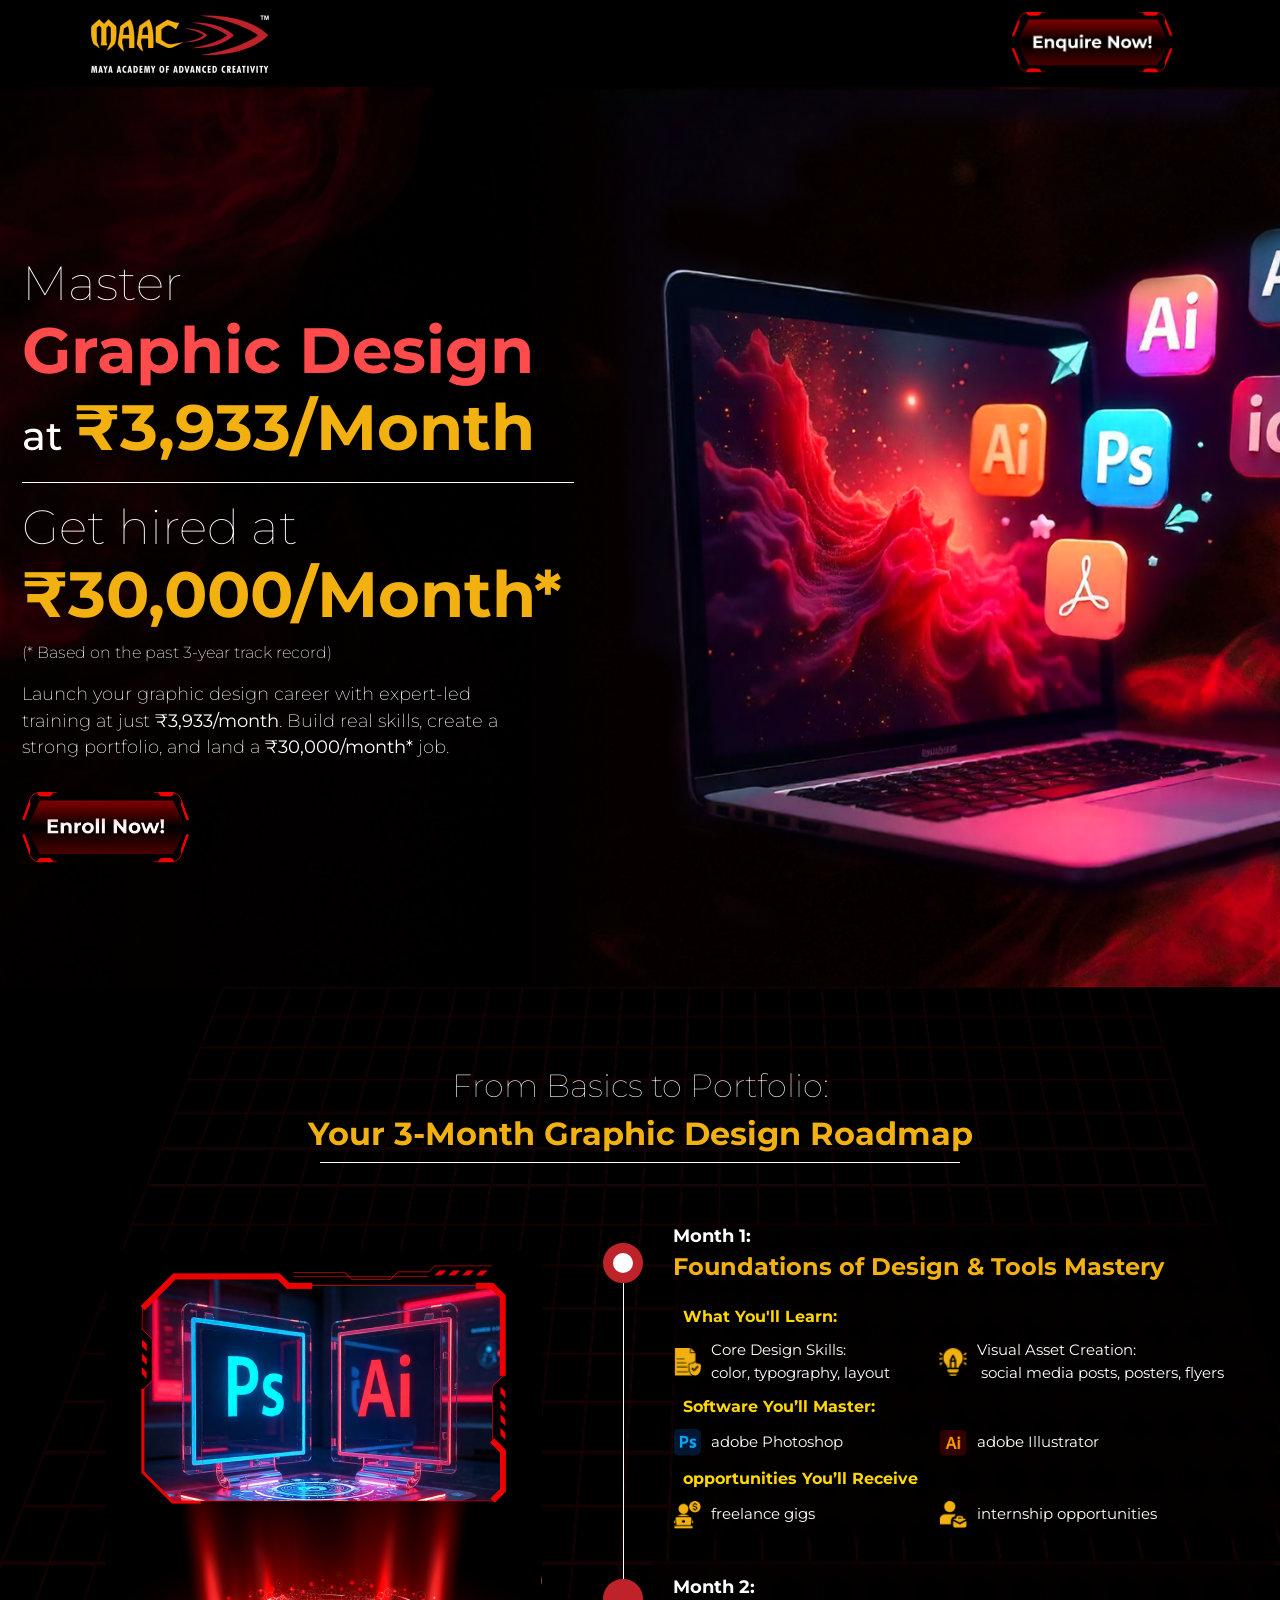
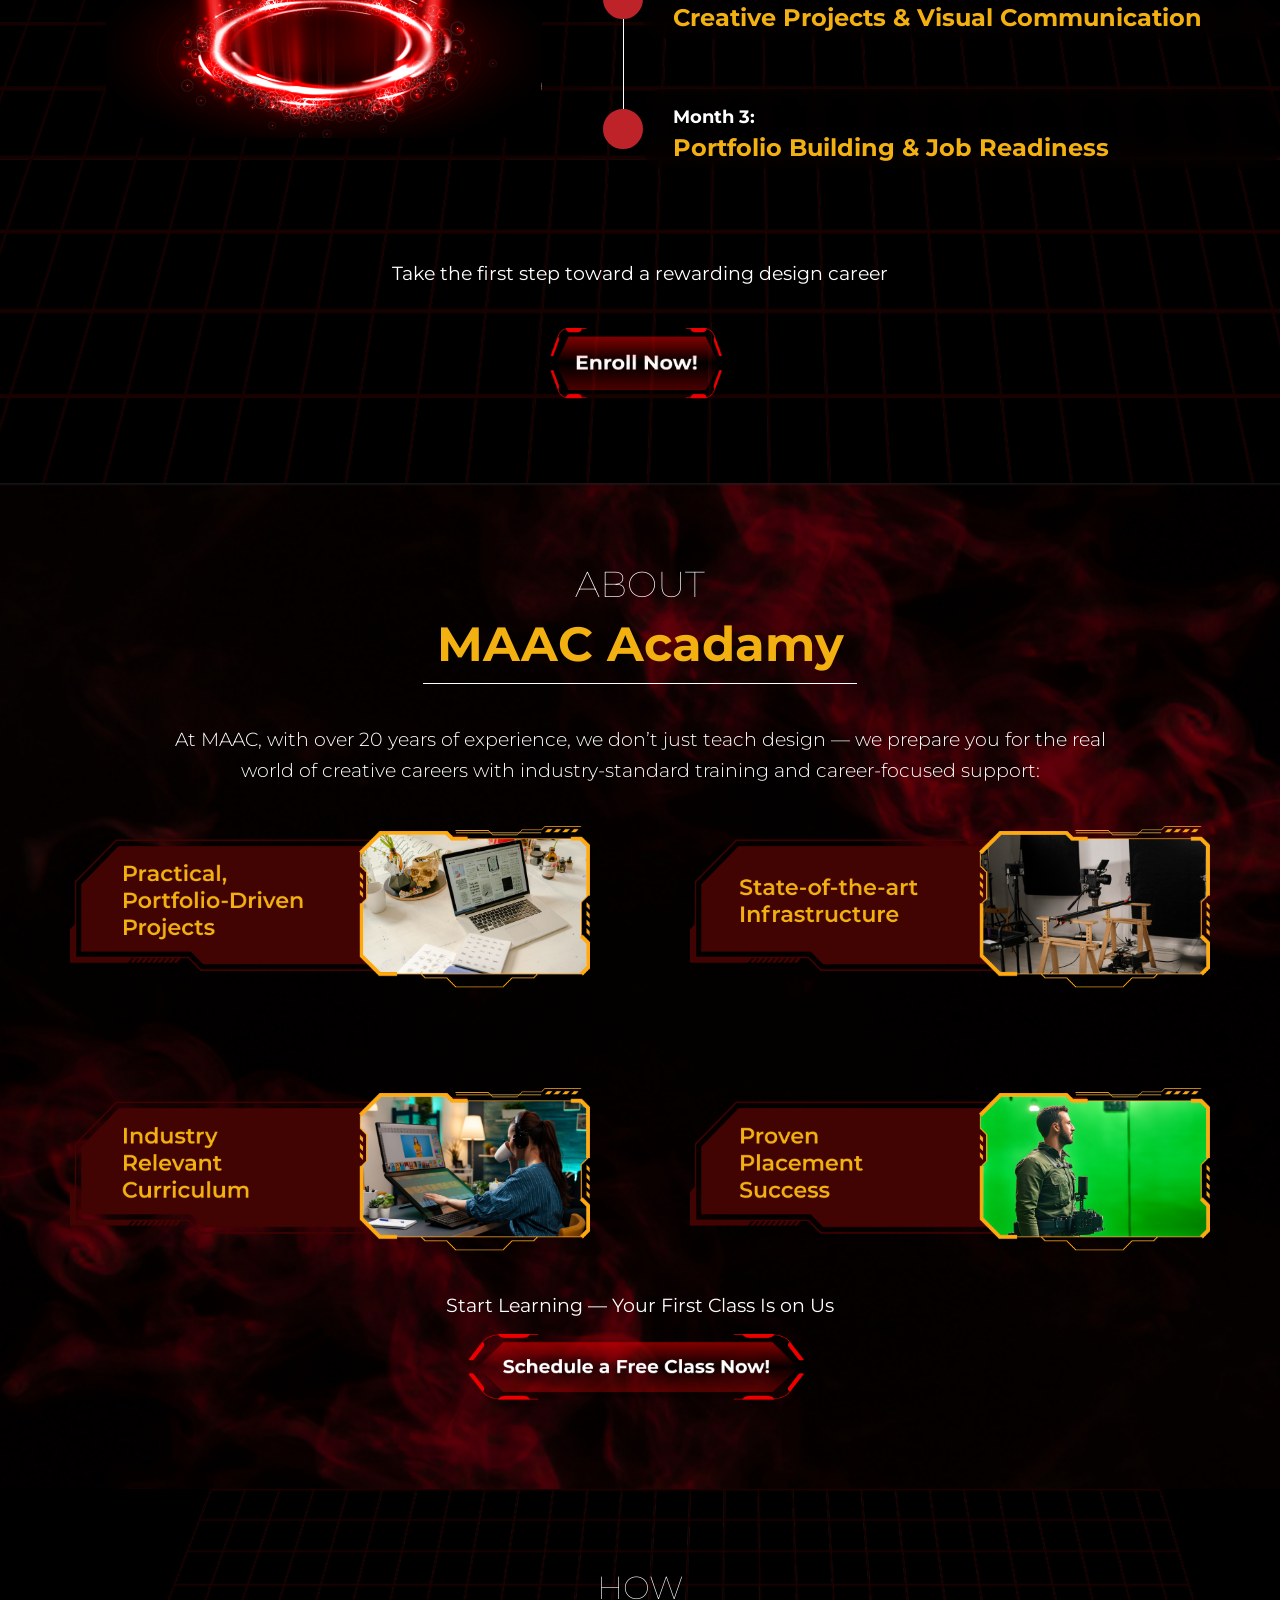
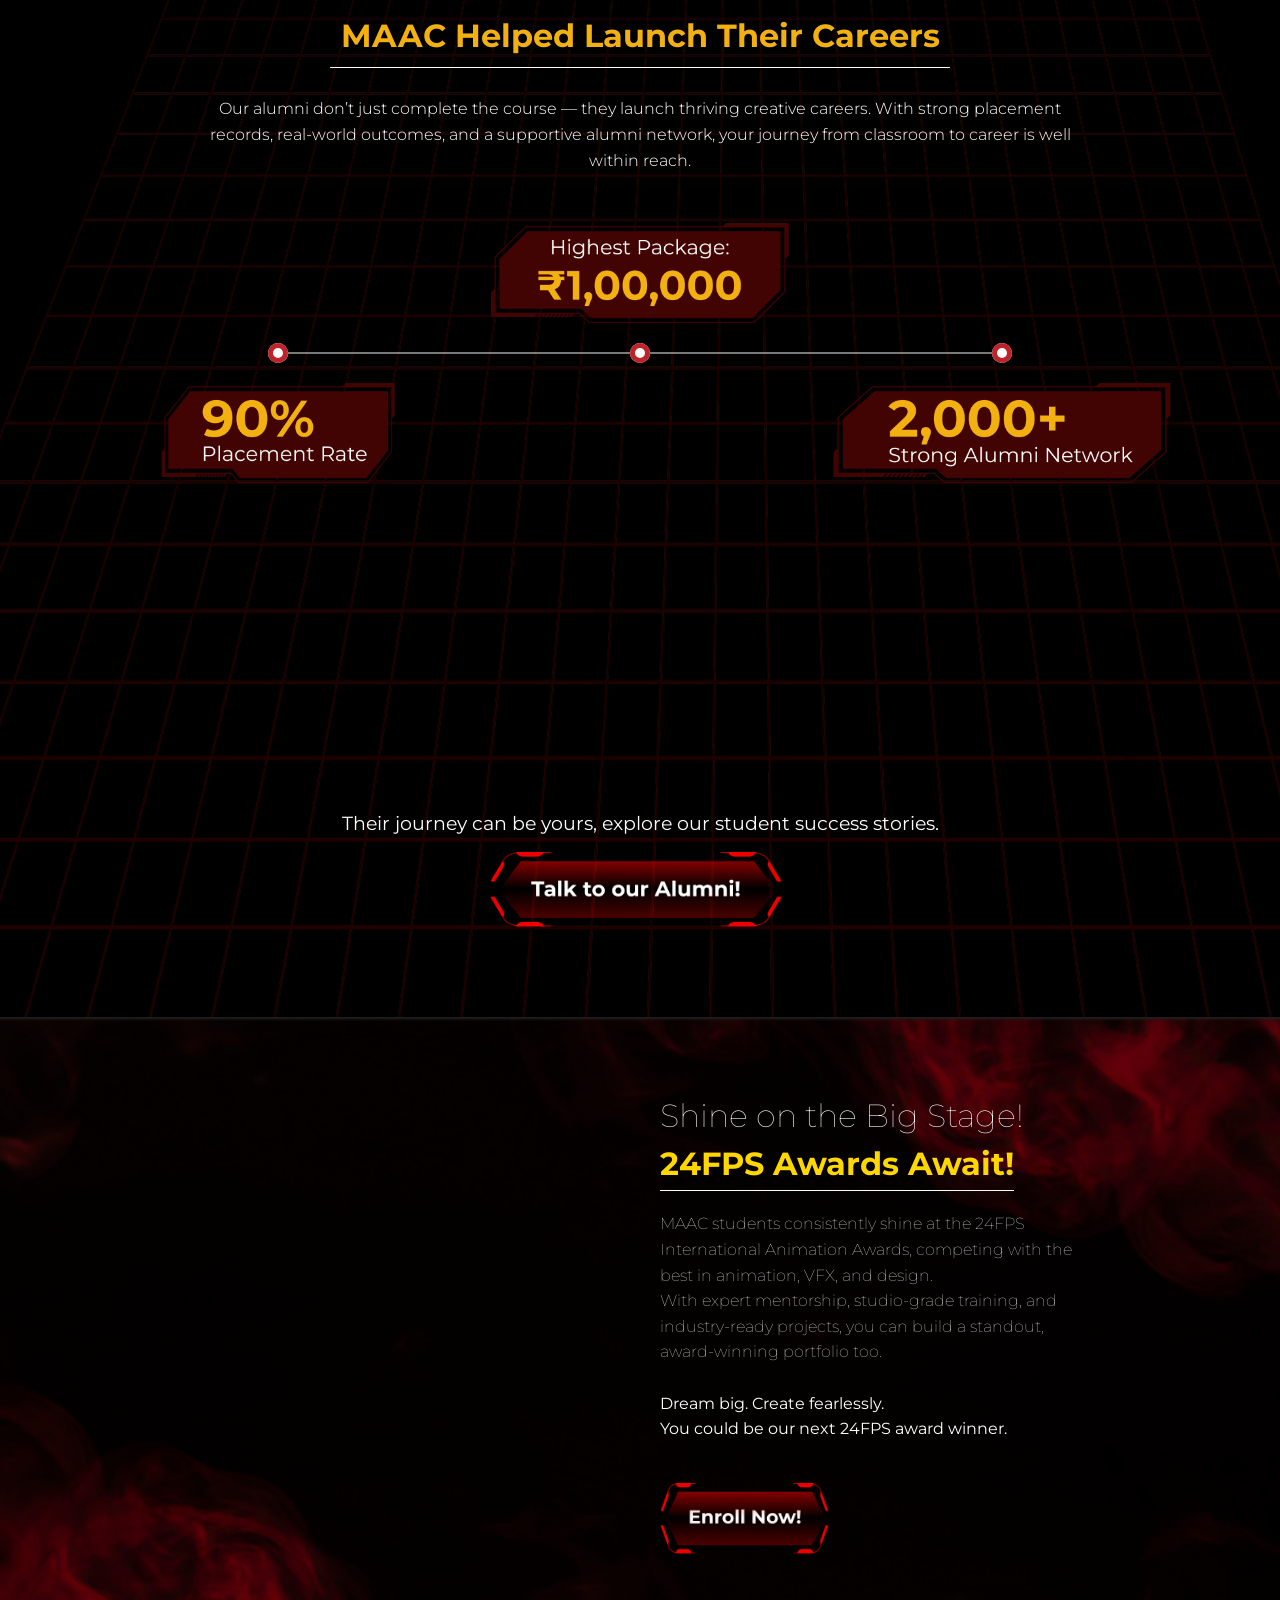
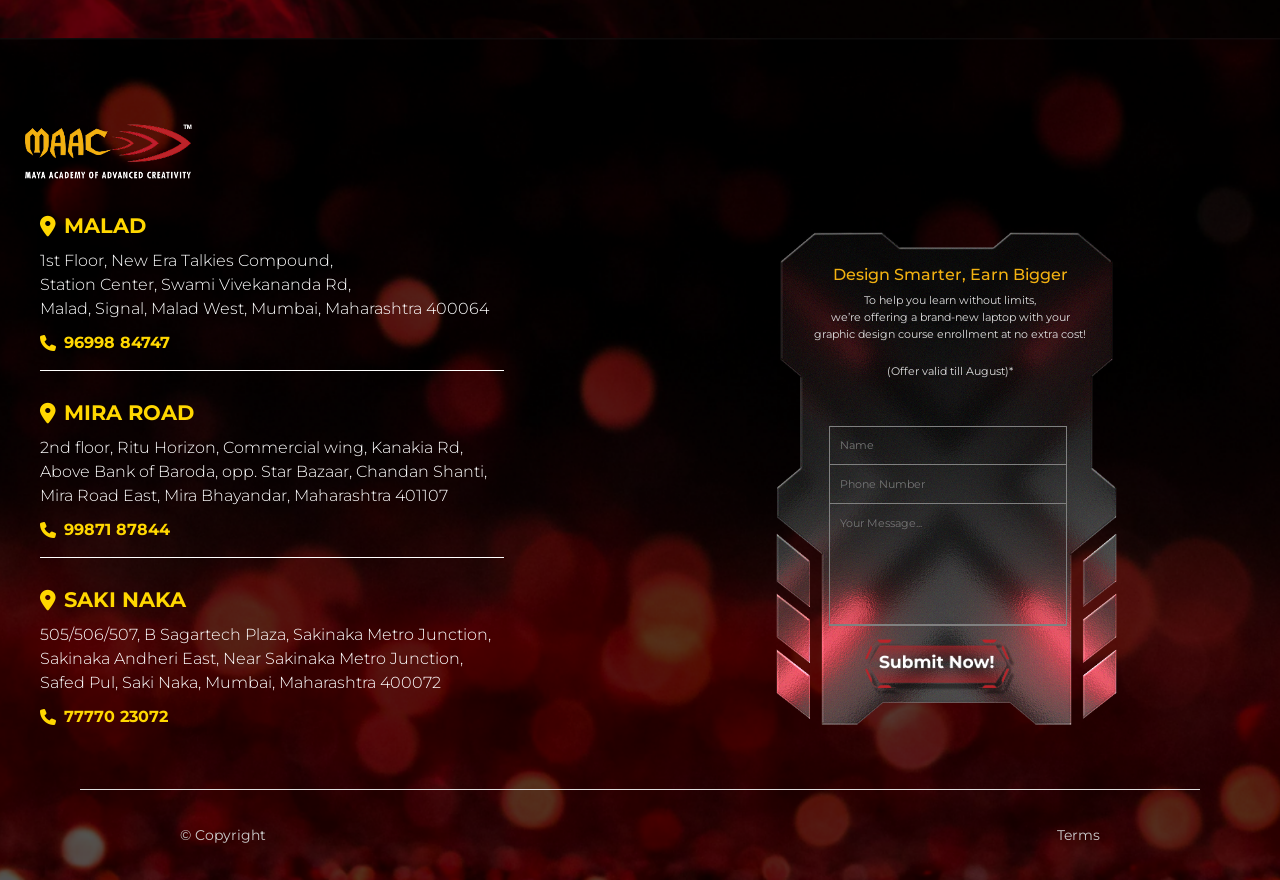
<file: index.html>
<!DOCTYPE html>
<html lang="en">
<head>
  <meta charset="UTF-8" />
  <meta name="viewport" content="width=device-width, initial-scale=1.0" />
  <title>Graphic Design Course</title>
  <link href="https://cdn.jsdelivr.net/npm/bootstrap@5.3.0/dist/css/bootstrap.min.css" rel="stylesheet">
  <link href="https://fonts.googleapis.com/css2?family=Montserrat:wght@100;300;400;500;700;900&display=swap" rel="stylesheet">
  <link rel="stylesheet" href="https://cdnjs.cloudflare.com/ajax/libs/font-awesome/6.5.0/css/all.min.css">
  <link rel="stylesheet" href="style.css"> 
  <link rel="stylesheet" href="responsive.css"> 
</head>
<body>
<!-- Top Bar -->
<header class="top-bar py-2">
  <div class="container d-flex justify-content-between align-items-center">
    <a href="#" class="logo-link">
      <img src="images/MAAClogo.png" alt="MAAC Logo" class="logo">
    </a>
    <a href="#" class="enquire-btn" data-bs-toggle="modal" data-bs-target="#enquireModal">
      <img src="images/topbarbtn.png" alt="Enquire Now" class="enquire-img">
    </a>
  </div>
</header>

<!-- hero section 1 -->
<section class="hero d-flex align-items-center">
  <div class="container mt-5">
    <div class="hero-content">
      <h1>
        <span class="thin-font">Master</span>
        <br><span class="highlight-red">Graphic Design</span><br>
        at <span class="highlight-yellow">₹3,933/Month</span>
      </h1>

      <div class="divider"></div>

      <h2>
        <span class="thin-font">Get hired at</span><br>
        <span class="highlight-yellow">₹30,000/Month*</span>
      </h2>
      <p class="note">(* Based on the past 3-year track record)</p>

      <p class="description">
  Launch your graphic design career with expert-led<br>
  training at just <b>₹3,933/month</b>.  
  Build real skills, create a <br>
  strong portfolio, and land a <b>₹30,000/month*</b> job.
</p>

      <a href="#" class="cta-btn" data-bs-toggle="modal" data-bs-target="#enquireModal">
        <img src="images/heroenquirebtn.png" alt="Enquire Now" class="cta-img">
      </a>

    </div>
  </div>
</section>


<!-- Roadmap Section 2 -->
<section class="roadmap-section" id="roadmapdeskview">
  <div class="roadmap-content text-center">
    <h2 class="roadmap-title">From Basics to Portfolio:</h2>
    <h3 class="roadmap-subtitle">Your 3-Month Graphic Design Roadmap</h3>
    <div class="underline"></div>
  </div>
        <div class="row">
            <div class="col-12 col-md-5 mb-4 d-flex justify-content-center align-items-center">
                <img src="images/Hologram.png" id="roadmap-image" class="img-fluid rounded-4 shadow-lg" alt="Graphic designer illustration" style="margin-left: 8rem;margin-bottom: 5rem;" >
            </div>
            <div class="col-12 col-md-7">
                <div class="roadmap">
                    <div class="timeline">
                        <div class="month-container active">
                            <div class="month-point active" onclick="toggleMonth(0)"></div>
                            <div class="month-content active" onclick="toggleMonth(0)">
                                <div class="month-header">
                                    <div class="month-number">Month 1:</div>
                                    <div class="month-title">Foundations of Design & Tools Mastery</div>
                                </div>
                                <div class="details-section">
                                  <!-- What You'll Learn -->
                                  <div class="detail-card">
                                    <div class="detail-title">
                                      <span class="icon"></span>
                                      What You'll Learn:
                                    </div>
                                    <div class="detail-list row">
                                      <div class="col-6 detail-item">
                                        <img src="images/tlineicon1.png" alt="Colour Theory">
                                        <p>Core Design Skills:
                                        <br>
                                          color, typography, layout</p>
                                      </div>
                                       <div class="col-6 detail-item">
                                        <img src="images/tlineicon2.png" alt="Colour Theory">
                                        <p>Visual Asset Creation:

                                        <br>
                                           social media posts, posters, flyers</p>
                                      </div>
                                       <!-- <div class="col-6 detail-item">
                                        <img src="images/tlineicon1.png" alt="Colour Theory">
                                        <p>Core Design Skills:
                                        <br>
                                          color, typography, layout</p>
                                      </div>
                                       <div class="col-6 detail-item">
                                        <img src="images/tlineicon1.png" alt="Colour Theory">
                                        <p>Core Design Skills:
                                        <br>
                                          color, typography, layout</p>
                                      </div> -->
                                    </div>
                                  </div>

                                  <!-- Core Design Skills -->
                                  <div class="detail-card">
                                    <div class="detail-title">
                                      <span class="icon"></span>
                                      Software You’ll Master:
                                    </div>
                                    <div class="detail-list row">
                                      <div class="col-6 detail-item">
                                        <img src="images/photoshopicon.png" alt="Colour Theory">
                                        <p>adobe Photoshop
                                        
                                         </p>
                                      </div>
                                       <div class="col-6 detail-item">
                                        <img src="images/illustratoricon.png" alt="Colour Theory">
                                        <p>adobe Illustrator
                                        
                                          </p>
                                      </div>
                                       <!-- <div class="col-6 detail-item">
                                        <img src="images/tlineicon1.png" alt="Colour Theory">
                                        <p>Core Design Skills:
                                        <br>
                                          color, typography, layout</p>
                                      </div> -->
                                       <!-- <div class="col-6 detail-item">
                                        <img src="images/tlineicon1.png" alt="Colour Theory">
                                        <p>Core Design Skills:
                                        <br>
                                          color, typography, layout</p>
                                      </div> -->
                                    </div>
                                  </div>
                                  <div class="detail-card">
                                    <div class="detail-title">
                                      <span class="icon"></span>
                                      opportunities You’ll Receive
                                    </div>
                                    <div class="detail-list row">
                                      <div class="col-6 detail-item">
                                        <img src="images/freelanceicon.png" alt="Colour Theory">
                                        <p>freelance gigs
                                        
                                         </p>
                                      </div>
                                       <div class="col-6 detail-item">
                                        <img src="images/internshipicon.png" alt="Colour Theory">
                                        <p>internship opportunities
                                        
                                          </p>
                                      </div>
                                       <!-- <div class="col-6 detail-item">
                                        <img src="images/tlineicon1.png" alt="Colour Theory">
                                        <p>Core Design Skills:
                                        <br>
                                          color, typography, layout</p>
                                      </div> -->
                                       <!-- <div class="col-6 detail-item">
                                        <img src="images/tlineicon1.png" alt="Colour Theory">
                                        <p>Core Design Skills:
                                        <br>
                                          color, typography, layout</p>
                                      </div> -->
                                    </div>
                                  </div>

                                <div class="month-expanded">
                                  <div class="details-section" style="margin-top: 20px;"> 
                                    <!-- Software You'll Master -->
                                    <!-- <div class="detail-card">
                                      <div class="detail-title">
                                        <span class="icon"></span>
                                        Software You'll Master:
                                      </div>
                                      <div class="detail-list row">
                                        <div class="col-6 detail-item">
                                          <img src="images/photoshop-icon.png" alt="Photoshop">
                                          <p>Adobe Photoshop - Photo editing & digital art</p>
                                        </div>
                                        <div class="col-6 detail-item">
                                          <img src="images/illustrator-icon.png" alt="Illustrator">
                                          <p>Adobe Illustrator - Vector graphics & logos</p>
                                        </div>
                                      </div>
                                    </div> -->

                                    <!-- Opportunities You'll Receive -->
                                    <!-- <div class="detail-card">
                                      <div class="detail-title">
                                        <span class="icon"></span>
                                        Opportunities You'll Receive:
                                      </div>
                                      <div class="detail-list row">
                                        <div class="col-6 detail-item">
                                          <img src="images/freelance-icon.png" alt="Freelance Gigs">
                                          <p>Freelance gigs for social media</p>
                                        </div>
                                        <div class="col-6 detail-item">
                                          <img src="images/internship-icon.png" alt="Internship">
                                          <p>Internship opportunities</p>
                                        </div>
                                        <div class="col-6 detail-item">
                                          <img src="images/business-icon.png" alt="Small Business">
                                          <p>Small business collaborations</p>
                                        </div>
                                      </div>
                                    </div> -->
                                  </div>
                                </div>
                            </div>
                        </div>
                        <div class="month-container inactive">
                            <div class="month-point inactive" onclick="toggleMonth(1)"></div>
                            <!-- <div class="click-hint">Click to expand</div> -->
                            <div class="month-content collapsed" onclick="toggleMonth(1)">
                                <div class="month-header">
                                    <div class="month-number">Month 2:</div>
                                    <div class="month-title">Creative Projects & Visual Communication</div>
                                </div>
                                <div class="detail-card">
                                    <div class="detail-title">
                                      <span class="icon"></span>
                                      What You'll work on:
                                    </div>
                                    <div class="detail-list row">
                                      <div class="col-6 detail-item">
                                        <img src="images/realprojecticon.png" alt="Colour Theory">
                                        <p>Real Projects
                                        
                                          </p>
                                      </div>
                                       <div class="col-6 detail-item">
                                        <img src="images/brandstoryicon.png" alt="Colour Theory">
                                        <p>brand storytelling
                                        
                                        </p>
                                      </div>
                                       <div class="col-6 detail-item">
                                        <img src="images/layouticon.png" alt="Colour Theory">
                                        <p>layout Strategy
                                        </p>
                                      </div>
                                       <!-- <div class="col-6 detail-item">
                                        <img src="images/tlineicon1.png" alt="Colour Theory">
                                        <p>Core Design Skills:
                                        <br>
                                          color, typography, layout</p>
                                      </div> -->
                                    </div>
                                  </div>
                                <div class="month-expanded">
                                    <div class="details-section" style="margin-top: 20px;">
                                        <div class="detail-card">
                                    <div class="detail-title">
                                      <span class="icon"></span>
                                      What You'll build:
                                    </div>
                                    <div class="detail-list row">
                                      <div class="col-6 detail-item">
                                        <img src="images/portfolioicon.png" alt="Colour Theory">
                                        <p>A professional portfolio
                                        
                                          </p>
                                      </div>
                                       <div class="col-6 detail-item">
                                        <img src="images/handsonicon.png" alt="Colour Theory">
                                        <p>hand-on project experience
                                        
                                        </p>
                                      </div>
                                       <!-- <div class="col-6 detail-item">
                                        <img src="images/tlineicon1.png" alt="Colour Theory">
                                        <p>layout Strategy
                                        </p>
                                      </div> -->
                                       <!-- <div class="col-6 detail-item">
                                        <img src="images/tlineicon1.png" alt="Colour Theory">
                                        <p>Core Design Skills:
                                        <br>
                                          color, typography, layout</p>
                                      </div> -->
                                    </div>
                                  </div>
                                    </div>
                                </div>
                            </div>
                        </div>
                        <div class="month-container inactive">
                            <div class="month-point inactive" onclick="toggleMonth(2)"></div>
                            <!-- <div class="click-hint">Click to expand</div> -->
                            <div class="month-content collapsed" onclick="toggleMonth(2)">
                                <div class="month-header">
                                    <div class="month-number">Month 3:</div>
                                    <div class="month-title">Portfolio Building & Job Readiness</div>
                                </div>
                                <div class="detail-card">
                                    <div class="detail-title">
                                      <span class="icon"></span>
                                      What You'll focus on:
                                    </div>
                                    <div class="detail-list row">
                                      <div class="col-6 detail-item">
                                        <img src="images/advanceicon.png" alt="Colour Theory">
                                        <p>advanced design projects
                                        
                                          </p>
                                      </div>
                                       <div class="col-6 detail-item">
                                        <img src="images/portfoliopresenticon.png" alt="Colour Theory">
                                        <p>portfolio presentation
                                        
                                        </p>
                                      </div>
                                       <div class="col-6 detail-item">
                                        <img src="images/feedbackicon.png" alt="Colour Theory">
                                        <p>feedback from industry mentors
                                        </p>
                                      </div>
                                      <div class="detail-card">
                                    <div class="detail-title">
                                      <span class="icon"></span>
                                      career support You’ll receive:
                                    </div>
                                    <div class="detail-list row">
                                      <div class="col-6 detail-item">
                                        <img src="images/portfolioicon.png" alt="Colour Theory">
                                        <p>resume and portfolio building
                                      
                                        
                                      </p>
                                      </div>
                                       <div class="col-6 detail-item">
                                        <img src="images/mockinterviewicon.png" alt="Colour Theory">
                                        <p>mock interviews
                                        
                                        </p>
                                      </div>
                                       <div class="col-6 detail-item">
                                        <img src="images/placementicon.png" alt="Colour Theory">
                                        <p>placement assistance
                                        </p>
                                      </div>
                                       <!-- <div class="col-6 detail-item">
                                        <img src="images/tlineicon1.png" alt="Colour Theory">
                                        <p>Core Design Skills:
                                        <br>
                                          color, typography, layout</p>
                                      </div> -->
                                    </div>
                                  </div>
                                       <!-- <div class="col-6 detail-item">
                                        <img src="images/tlineicon1.png" alt="Colour Theory">
                                        <p>Core Design Skills:
                                        <br>
                                          color, typography, layout</p>
                                      </div> -->
                                    </div>
                                  </div>
                                <!-- <div class="details-section">
                                    <div class="detail-card">
                                        <div class="detail-title">
                                            <span class="icon"></span>
                                            Portfolio Development:
                                        </div>
                                        <ul class="detail-list">
                                            <li>Professional presentation</li>
                                            <li>Case study creation</li>
                                            <li>Online portfolio setup</li>
                                            <li>Personal branding</li>
                                        </ul>
                                    </div>
                                    <div class="detail-card">
                                        <div class="detail-title">
                                            <span class="icon"></span>
                                            Career Preparation:
                                        </div>
                                        <ul class="detail-list">
                                            <li>Freelancing basics</li>
                                            <li>Client acquisition</li>
                                            <li>Pricing strategies</li>
                                            <li>Interview skills</li>
                                        </ul>
                                    </div> -->
                                <!-- </div> -->
                                <div class="month-expanded">
                                    <div class="details-section" style="margin-top: 20px;">
                                        <!-- <div class="detail-card">
                                            <div class="detail-title">
                                                <span class="icon"></span>
                                                Final Projects:
                                            </div>
                                            <ul class="detail-list">
                                                <li>Complete brand redesign</li>
                                                <li>Multi-platform campaign</li>
                                                <li>Print & digital integration</li>
                                            </ul>
                                        </div>
                                        <div class="detail-card">
                                            <div class="detail-title">
                                                <span class="icon"></span>
                                                Job Opportunities:
                                            </div>
                                            <ul class="detail-list">
                                                <li>Junior designer positions</li>
                                                <li>Freelance graphic design</li>
                                                <li>Creative agency internships</li>
                                            </ul>
                                        </div> -->
                                    </div>
                                </div>
                            </div>
                        </div>
                    </div>
                </div>
            </div>
        </div>
    </div>
  <!-- Bottom Text + Image Button -->
    <div class="roadmap-footer">
      <p>Take the first step toward a rewarding design career</p>
      <a href="#" data-bs-toggle="modal" data-bs-target="#enquireModal">
        <img src="images/enrollnowbtn.png" alt="Enquire Now Button" class="enquire-btn">
      </a>
    </div>
</section>


<section id="roadmapmobileview">
    <section class="mobileroadmap-section">
    <div class="mobileroadmap-heading">
      <h1>FROM BASICS TO PORTFOLIO:</h1>
      <h2>Your 3-Month Roadmap</h2>
    </div>

    <!-- Month 1 -->
    <div class="mobileroadmap-slide active" id="mobileroadmap-month1">
      <div class="mobileroadmap-content">
        <div class="mobileroadmap-left">
          <img src="images/Hologram.png" alt="Month 1 Image">
        </div>
        <div class="mobileroadmap-right">
          <h3>Month 1: 
            <br>
            <span class="mobileroadmap-yellow">Foundations of Design & Tools Mastery</span></h3>
            <!-- Section Heading -->
            <div class="mobileroadmap-iconheading">
              <img src="images/rightarrowicon.png" alt="">
              <h4>What You’ll Learn</h4>
            </div>

            <!-- Roadmap Row -->
            <div class="mobileroadmap-row">
              <!-- Column 1 -->
              <div class="mobileroadmap-col-6">
                <div class="mobileroadmap-item">
                  <img src="images/tlineicon1.png" alt="">
                  <div class="mobileroadmap-text">
                    <p>Core Design Skills:<br>colour, typography, layout</p>
                  </div>
                </div>
              </div>

              <!-- Column 2 -->
              <div class="mobileroadmap-col-6">
                <div class="mobileroadmap-item">
                  <img src="images/tlineicon2.png" alt="">
                  <div class="mobileroadmap-text">
                    <p>Visual Asset creation:<br>social media posts, posters, flyers</p>
                  </div>
                </div>
              </div>
            </div>

            <!-- Section Heading -->
            <div class="mobileroadmap-iconheading">
              <img src="images/rightarrowicon.png" alt="">
              <h4>Software You’ll master</h4>
            </div>

            <!-- Roadmap Row -->
            <div class="mobileroadmap-row">
              <!-- Column 1 -->
              <div class="mobileroadmap-col-6">
                <div class="mobileroadmap-item">
                  <img src="images/photoshopicon.png" alt="">
                  <div class="mobileroadmap-text">
                    <p>adobe Photoshop</p>
                  </div>
                </div>
              </div>

              <!-- Column 2 -->
              <div class="mobileroadmap-col-6">
                <div class="mobileroadmap-item">
                  <img src="images/illustratoricon.png" alt="">
                  <div class="mobileroadmap-text">
                    <p>adobe Illustrator</p>
                  </div>
                </div>
              </div>
            </div>

            <!-- Section Heading -->
            <div class="mobileroadmap-iconheading">
              <img src="images/rightarrowicon.png" alt="">
              <h4>opportunities You’ll receive</h4>
            </div>

            <!-- Roadmap Row -->
            <div class="mobileroadmap-row">
              <!-- Column 1 -->
              <div class="mobileroadmap-col-6">
                <div class="mobileroadmap-item">
                  <img src="images/freelanceicon.png" alt="">
                  <div class="mobileroadmap-text">
                    <p>freelance gigs</p>
                  </div>
                </div>
              </div>

              <!-- Column 2 -->
              <div class="mobileroadmap-col-6">
                <div class="mobileroadmap-item">
                  <img src="images/internshipicon.png" alt="">
                  <div class="mobileroadmap-text">
                    <p>internship opportunities</p>
                  </div>
                </div>
              </div>
            </div>
        </div>
      </div>
    </div>

    <!-- Month 2 -->
    <div class="mobileroadmap-slide" id="mobileroadmap-month2">
      <div class="mobileroadmap-content">
        <div class="mobileroadmap-left">
          <img src="images/month2hologram.png" alt="Month 1 Image" style="margin-left: 8rem;" >
        </div>
        <div class="mobileroadmap-right">
          <h3>Month 2: 
            <br>
            <span class="mobileroadmap-yellow">creative project and Visual Communication</span></h3>
            <!-- Section Heading -->
            <div class="mobileroadmap-iconheading">
              <img src="images/rightarrowicon.png" alt="">
              <h4>what You’ll work on</h4>
            </div>

            <!-- Roadmap Row -->
            <div class="mobileroadmap-row">
              <!-- Column 1 -->
              <div class="mobileroadmap-col-6">
                <div class="mobileroadmap-item">
                  <img src="images/realprojecticon.png" alt="">
                  <div class="mobileroadmap-text">
                    <p>real projects</p>
                  </div>
                </div>
              </div>

              <!-- Column 2 -->
              <div class="mobileroadmap-col-6">
                <div class="mobileroadmap-item">
                  <img src="images/brandstoryicon.png" alt="">
                  <div class="mobileroadmap-text">
                    <p>brand storytelling</p>
                  </div>
                </div>
              </div>
            </div>

                        <!-- Roadmap Row -->
            <div class="mobileroadmap-row">
              <!-- Column 1 -->
              <div class="mobileroadmap-col-6">
                <div class="mobileroadmap-item">
                  <img src="images/layouticon.png" alt="">
                  <div class="mobileroadmap-text">
                    <p>layout Strategy</p>
                  </div>
                </div>
              </div>

              <!-- Column 2 -->
              <div class="mobileroadmap-col-6">
                <div class="mobileroadmap-item">
                  <!-- <img src="images/tlineicon1.png" alt="">
                  <div class="mobileroadmap-text">
                    <p>brand storytelling</p>
                  </div> -->
                </div>
              </div>
            </div>

            <!-- Section Heading -->
            <div class="mobileroadmap-iconheading">
              <img src="images/rightarrowicon.png" alt="">
              <h4>What You’ll Build</h4>
            </div>

            <!-- Roadmap Row -->
            <div class="mobileroadmap-row">
              <!-- Column 1 -->
              <div class="mobileroadmap-col-6">
                <div class="mobileroadmap-item">
                  <img src="images/portfolioicon.png" alt="">
                  <div class="mobileroadmap-text">
                    <p>A professional Portfolio</p>
                  </div>
                </div>
              </div>

              <!-- Column 2 -->
              <div class="mobileroadmap-col-6">
                <div class="mobileroadmap-item">
                  <img src="images/handsonicon.png" alt="">
                  <div class="mobileroadmap-text">
                    <p>hand-on projects experience</p>
                  </div>
                </div>
              </div>
            </div>
           
          </div>
        </div>
      </div>
    </div>

    <!-- Month 3 -->
    <div class="mobileroadmap-slide" id="mobileroadmap-month3">
      <div class="mobileroadmap-content">
       <div class="mobileroadmap-left">
          <img src="images/month3hologram.png" alt="Month 1 Image"  style="margin-left: 8rem;" >
        </div>
        <div class="mobileroadmap-right">
          <h3>Month 3: 
            <br>
            <span class="mobileroadmap-yellow">Portfolio building & job reading</span>
          </h3>
            <!-- Section Heading -->
            <div class="mobileroadmap-iconheading">
              <img src="images/rightarrowicon.png" alt="">
              <h4>What You’ll focus on</h4>
            </div>

            <!-- Roadmap Row -->
            <div class="mobileroadmap-row">
              <!-- Column 1 -->
              <div class="mobileroadmap-col-6">
                <div class="mobileroadmap-item">
                  <img src="images/advanceicon.png" alt="">
                  <div class="mobileroadmap-text">
                    <p>Advanced Design Projects</p>
                  </div>
                </div>
              </div>

              <!-- Column 2 -->
              <div class="mobileroadmap-col-6">
                <div class="mobileroadmap-item">
                  <img src="images/portfoliopresenticon.png" alt="">
                  <div class="mobileroadmap-text">
                    <p>Portfolio presentation</p>
                  </div>
                </div>
              </div>
            </div>
            <div class="mobileroadmap-row">
              <!-- Column 1 -->
              <div class="mobileroadmap-col-6">
                <div class="mobileroadmap-item">
                  <img src="images/feedbackicon.png" alt="">
                  <div class="mobileroadmap-text">
                    <p>feedback from industry mentors</p>
                  </div>
                </div>
              </div>

              <!-- Column 2 -->
              <div class="mobileroadmap-col-6">
                <div class="mobileroadmap-item">
                  <!-- <img src="images/tlineicon1.png" alt="">
                  <div class="mobileroadmap-text">
                    <p>Portfolio presentation</p>
                  </div> -->
                </div>
              </div>
            </div>


            <!-- Section Heading -->
            <div class="mobileroadmap-iconheading">
              <img src="images/rightarrowicon.png" alt="">
              <h4>career support You’ll receive</h4>
            </div>

            <!-- Roadmap Row -->
            <div class="mobileroadmap-row">
              <!-- Column 1 -->
              <div class="mobileroadmap-col-6">
                <div class="mobileroadmap-item">
                  <img src="images/portfolioicon.png" alt="">
                  <div class="mobileroadmap-text">
                    <p>resume and portfolio building</p>
                  </div>
                </div>
              </div>

              <!-- Column 2 -->
              <div class="mobileroadmap-col-6">
                <div class="mobileroadmap-item">
                  <img src="images/mockinterviewicon.png" alt="">
                  <div class="mobileroadmap-text">
                    <p>mock Interviews</p>
                  </div>
                </div>
              </div>
            </div>
             <!-- Roadmap Row -->
            <div class="mobileroadmap-row">
              <!-- Column 1 -->
              <div class="mobileroadmap-col-6">
                <div class="mobileroadmap-item">
                  <img src="images/placementicon.png" alt="">
                  <div class="mobileroadmap-text">
                    <p>placement assistance</p>
                  </div>
                </div>
              </div>

              <!-- Column 2 -->
              <div class="mobileroadmap-col-6">
                <div class="mobileroadmap-item"> 
                  <!-- <img src="images/tlineicon1.png" alt="">
                  <div class="mobileroadmap-text">
                    <p>mock Interview</p>
                  </div>-->
                </div>
              </div>
            </div>
            
        </div>
      </div>
    </div>

    <!-- Navigation -->
    <div class="mobileroadmap-nav">
      <img src="images/leftslideicon.png" id="mobileroadmap-prev" alt="Prev">
      <img src="images/rightslideicon.png" id="mobileroadmap-next" alt="Next">
    </div>

    <!-- Footer CTA -->
    <div class="mobileroadmap-footer">
      <p>Take the first step toward a rewarding design career</p>
      <a href="#" class="shine-btn" data-bs-toggle="modal" data-bs-target="#enquireModal">
        <img src="images/shinepagebtn.png" alt="Apply Now">
      </a>
    </div>
  </section>
</section>
<!-- about section  -->
 
<!-- about section  -->
 <section class="about-section">
  <div class="about-overlay">
    <!-- Headings -->
    <div class="about-header">
      <h2 class="about-title">ABOUT</h2>
      <h3 class="about-subtitle">MAAC Acadamy</h3>
      <div class="underline"></div>
    </div>
     <p class="about-description">
      At MAAC, with over 20 years of experience, we don’t just teach design — we prepare you for the real
      <br> world of creative careers with industry-standard training and career-focused support:
    </p>

    <!-- 4 Images Grid -->
    <div class="about-grid">
      <img src="images/aboutcard1.png" alt="About 1">
      <img src="images/aboutcard2.png" alt="About 2">
      <img src="images/aboutcard3.png" alt="About 3">
      <img src="images/aboutcard4.png" alt="About 4">
    </div>

    <!-- Bottom text + button -->
    <div class="about-bottom">
      <p class="bottom-text">Start Learning — Your First Class Is on Us</p>
      <img src="images/aboutbtn.png" alt="Learn More" class="button-image" data-bs-toggle="modal" data-bs-target="#enquireModal">
    </div>
  </div>
</section>

<!-- how section  -->
 
<!-- <section class="how-section"> -->
  <!-- Headings -->
  <!-- <div class="how-section-heading">
    <h2>How</h2>
    <h3>
MAAC Helped Launch Their Careers</h3>
    <div class="underline"></div>
    <p>
      Our alumni don’t just complete the course — they launch thriving creative careers. With strong placement records, real-world outcomes, and a supportive alumni network, your journey from classroom to career is well within reach.
    </p>
  </div> -->

  <section class="how-container">
    <!-- Headings + underline + paragraph -->
    <h2>HOW</h2>
    <h3>MAAC Helped Launch Their Careers</h3>
    <div class="underline"></div>
    <p class="intro">
      Our alumni don’t just complete the course — they launch thriving creative careers. With strong placement records, real-world outcomes, and a supportive alumni network, your journey from classroom to career is well within reach.
    </p>

    <!-- Timeline (Desktop) -->
    <div class="htline-desktop">
      <div class="htline">
        <div class="htline-item">
          <div class="htline-dot"></div>
          <!-- BELOW line -->
          <img src="images/howleftimg.png" alt="Image 1">
        </div>
        <div class="htline-item">
          <div class="htline-dot"></div>
          <!-- ABOVE line -->
          <img src="images/howmiddleimg.png" alt="Image 2">
        </div>
        <div class="htline-item">
          <div class="htline-dot"></div>
          <!-- BELOW line -->
          <img src="images/howrightimg.png" alt="Image 3">
        </div>
      </div>
    </div>

    <!-- Timeline (Mobile single image) -->
    <div class="htline-mobile">
      <img src="images/hlinemblversion.png" alt="Timeline Combined">
    </div>

    <!-- Video Slider (6 YouTube videos) -->
    <div class="video-slider">
      <button id="prevBtn" aria-label="Previous videos"><i class="bi bi-chevron-left"></i></button>
      <div class="video-wrapper">
        <div id="videoTrack">
          <iframe src="https://www.youtube.com/embed/ysz5S6PUM-U" allowfullscreen></iframe>
          <iframe src="https://www.youtube.com/embed/ScMzIvxBSi4" allowfullscreen></iframe>
          <iframe src="https://www.youtube.com/embed/tgbNymZ7vqY" allowfullscreen></iframe>
          <iframe src="https://www.youtube.com/embed/JGwWNGJdvx8" allowfullscreen></iframe>
          <iframe src="https://www.youtube.com/embed/LXb3EKWsInQ" allowfullscreen></iframe>
          <iframe src="https://www.youtube.com/embed/e-ORhEE9VVg" allowfullscreen></iframe>
        </div>
      </div>
      <button id="nextBtn" aria-label="Next videos"><i class="bi bi-chevron-right"></i></button>
    </div>

    <!-- Bottom text + image button -->
    <p class="bottom-text">Their journey can be yours, explore our student success stories.</p>
    <a class="btn-image" href="#" data-bs-toggle="modal" data-bs-target="#enquireModal">
      <img src="images/howpagexplrebtn.png" alt="Explore Button">
    </a>
  </section>

  <!-- Video carousel -->
  <!-- <div class="video-carousel">
    <button class="carousel-btn left" onclick="scrollVideos(-1)">‹</button>
    <div class="video-container" id="videoContainer">
      <iframe src="https://www.youtube.com/embed/tgbNymZ7vqY"></iframe>
      <iframe src="https://www.youtube.com/embed/ysz5S6PUM-U"></iframe>
      <iframe src="https://www.youtube.com/embed/oUFJJNQGwhk"></iframe>
      <iframe src="https://www.youtube.com/embed/aqz-KE-bpKQ"></iframe>
      <iframe src="https://www.youtube.com/embed/e-ORhEE9VVg"></iframe>
      <iframe src="https://www.youtube.com/embed/kXYiU_JCYtU"></iframe>
    </div>
    <button class="carousel-btn right" onclick="scrollVideos(1)">›</button>
  </div> -->

  <!-- Bottom text and button -->
  <!-- <div class="bottom-text">Their journey can be yours, explore our student success stories.</div>
  <div class="btn-img">
    <img src="images/howpagexplrebtn.png" alt="Explore Button">
  </div>
</section> -->
<!-- shine page  -->
<section class="shinepage">
  <div class="shine-container">
    <!-- Left: YouTube Video -->
    <div class="shine-video">
      <iframe 
        src="https://www.youtube.com/embed/YOUR_VIDEO_ID" 
        title="YouTube video"
        frameborder="0" 
        allow="accelerometer; autoplay; clipboard-write; encrypted-media; gyroscope; picture-in-picture" 
        allowfullscreen>
      </iframe>
    </div>

    <!-- Right: Text -->
    <div class="shine-text">
      <h2>Shine on the Big Stage!</h2>
      <h3>24FPS Awards Await!</h3>
      <p>
       MAAC students consistently shine at the 24FPS <br>
       International Animation Awards, competing with the <br>best in animation, VFX, and design.
       <br>With expert mentorship, studio-grade training, and
       <br> industry-ready projects, you can build a standout, 
       <br>award-winning portfolio too.
      <br>
      <b>
        <br>
        Dream big. Create fearlessly.
        <br>You could be our next 24FPS award winner.</b>
      </p>
      <!-- Button Image as Link -->
      <a href="#" class="shine-btn" data-bs-toggle="modal" data-bs-target="#enquireModal">
        <img src="images/shinepagebtn.png" alt="Apply Now">
      </a>
    </div>
  </div>
</section>


<!-- final section  -->
   <!-- final section  -->
     <section class="final-section">
    <div class="final-container">
      <!-- Left Column -->
      <div class="final-left">
        <img src="images/finalpagelogo.png" alt="Logo" class="logo">

        <!-- Location 1 -->
        <div class="location-block">
          <h3><i class="fas fa-location-dot"></i> MALAD</h3>
          <p>
            1st Floor, New Era Talkies Compound,<br>
            Station Center, Swami Vivekananda Rd,<br>
            Malad, Signal, Malad West, Mumbai, Maharashtra 400064
          </p>
          <div class="phone"><i class="fas fa-phone"></i> 96998 84747</div>
          <div class="underline"></div>
        </div>

        <!-- Location 2 -->
        <div class="location-block">
          <h3><i class="fas fa-location-dot"></i> MIRA ROAD</h3>
          <p>
            2nd floor, Ritu Horizon, Commercial wing, Kanakia Rd,<br>
            Above Bank of Baroda, opp. Star Bazaar, Chandan Shanti,<br>
            Mira Road East, Mira Bhayandar, Maharashtra 401107
          </p>
          <div class="phone"><i class="fas fa-phone"></i> 99871 87844</div>
          <div class="underline"></div>
        </div>

        <!-- Location 3 -->
        <div class="location-block">
          <h3><i class="fas fa-location-dot"></i> SAKI NAKA</h3>
          <p>
            505/506/507, B Sagartech Plaza, Sakinaka Metro Junction,<br>
            Sakinaka Andheri East, Near Sakinaka Metro Junction,<br>
            Safed Pul, Saki Naka, Mumbai, Maharashtra 400072
          </p>
          <div class="phone"><i class="fas fa-phone"></i> 77770 23072</div>
        </div>
      </div>

      <!-- Right Column -->
      <div class="final-right">
        <!-- Social Links -->
        <!--<div class="social-links">-->
        <!--  <a href="#"><i class="fab fa-x-twitter"></i></a>-->
        <!--  <a href="#"><i class="fab fa-instagram"></i></a>-->
        <!--  <a href="#"><i class="fab fa-facebook-f"></i></a>-->
        <!--  <a href="#"><i class="fab fa-linkedin-in"></i></a>-->
        <!--</div>-->

        <div class="form-wrapper">
          <img src="images/contactformbg.png" alt="Form Background" class="form-bg">

          <div class="form-content">
            <div class="form-header">
              <h3>Design Smarter, Earn Bigger</h3>
              <p>To help you learn without limits,<br>
we’re offering a brand-new laptop with your<br>
graphic design course enrollment at no extra cost!</p>
              <span>(Offer valid till August)*</span>
            </div>

            <form action="form-handler.php" method="POST">
              <div class="form-border-div">
                <input type="text" placeholder="Name" required>
                <input type="tel" placeholder="Phone Number" required>
                <textarea placeholder="Your Message..." required></textarea>
              </div>
              <a href="#" class="submit-btn">
                <img src="images/contactsmtbtn.png" alt="Submit Now">
              </a>
            </form>
          </div>
        </div>

      </div>
    </div>

    <!-- Footer -->
    <div class="footer-line">
      <div class="footer-left">© Copyright</div>
      <div class="footer-right">Terms</div>
    </div>
  </section>


<!-- modal window  -->
<!-- Enquire Modal -->
<div class="modal fade" id="enquireModal" tabindex="-1" aria-hidden="true">
  <div class="modal-dialog modal-dialog-centered">
    <div class="modal-content rounded-4 shadow-lg">
      
      <!-- Header -->
      <div class="modal-header border-0">
        <h5 class="modal-title">Enquire Now</h5>
        <button type="button" class="btn-close btn-close-white" data-bs-dismiss="modal" aria-label="Close"></button>
      </div>

      <!-- Body -->
      <div class="modal-body">
        <form action="form-handler.php" method="POST">
          <div class="mb-3">
            <label class="form-label">Name</label>
            <input type="text" class="form-control" placeholder="Enter your name">
          </div>
          <div class="mb-3">
            <label class="form-label">Email</label>
            <input type="email" class="form-control" placeholder="Enter your email">
          </div>
          <div class="mb-3">
            <label class="form-label">Message</label>
            <textarea class="form-control" rows="3" placeholder="Write your enquiry"></textarea>
          </div>
          <button type="submit" class="btn btn-enquire w-100 rounded-pill">Submit</button>
        </form>
      </div>
    </div>
  </div>
</div>


<!-- Bootstrap JS Bundle (includes Popper) -->
<script src="https://cdn.jsdelivr.net/npm/bootstrap@5.3.3/dist/js/bootstrap.bundle.min.js"></script>

<script>
// Images for each month
const monthImages = [
  "images/Hologram.png",        // Month 1
  "images/month2hologram.png",  // Month 2
  "images/hologram-3.png"   // Month 3
];

function toggleMonth(index) {
  const containers = document.querySelectorAll('.month-container');
  const img = document.getElementById("roadmap-image");

  const selected = containers[index];
  const isActive = selected.classList.contains("active");

  // Case 1: If it's already active → close it
  if (isActive) {
    selected.classList.remove("active");
    selected.querySelector('.month-content').classList.add('collapsed');
    selected.querySelector('.month-point').classList.remove('active');
    selected.querySelector('.month-point').classList.add('inactive');

    // Check if all months are closed
    const anyOpen = Array.from(containers).some(c => c.classList.contains("active"));
    if (!anyOpen) {
      // Reset to Month 1 hologram
      img.classList.add("fade-out");
      setTimeout(() => {
        img.src = monthImages[0]; // default hologram
        img.classList.remove("fade-out");
        img.classList.add("fade-in");
      }, 300);
      setTimeout(() => {
        img.classList.remove("fade-in");
      }, 600);
    }
    return;
  }

  // Case 2: Open the clicked month, close others
  containers.forEach((container, i) => {
    container.classList.remove("active");
    container.classList.add("inactive");
    container.querySelector('.month-content').classList.add("collapsed");

    const point = container.querySelector('.month-point');
    point.classList.remove("active");
    point.classList.add("inactive");
  });

  selected.classList.add("active");
  selected.classList.remove("inactive");
  selected.querySelector('.month-content').classList.remove("collapsed");

  const point = selected.querySelector('.month-point');
  point.classList.add("active");
  point.classList.remove("inactive");

  // Fade-out → swap → fade-in
  img.classList.add("fade-out");
  setTimeout(() => {
    img.src = monthImages[index];
    img.classList.remove("fade-out");
    img.classList.add("fade-in");
  }, 300);

  setTimeout(() => {
    img.classList.remove("fade-in");
  }, 600);

  // Smooth scroll into view
  selected.scrollIntoView({ behavior: "smooth", block: "center" });
}

</script>

<script>

// how section script 

  function scrollVideos(direction) {
    const container = document.getElementById('videoContainer');
    const scrollAmount = 320; // adjust for video width + gap
    container.scrollBy({ left: direction * scrollAmount, behavior: 'smooth' });
  }

</script>
<script>
  let currentIndex = 0;
  function moveSlide(dir) {
    const slides = document.querySelector('.slides');
    const total = document.querySelectorAll('.month-section').length;
    currentIndex = (currentIndex + dir + total) % total;
    slides.style.transform = `translateX(-${currentIndex * 100}%)`;
  }
</script>
<script>
    const mobileroadmapSlides = document.querySelectorAll(".mobileroadmap-slide");
    let mobileroadmapCurrent = 0;

    function mobileroadmapShowSlide(index) {
      mobileroadmapSlides.forEach((s, i) => {
        s.classList.toggle("active", i === index);
      });
    }

    document.getElementById("mobileroadmap-next").addEventListener("click", () => {
      mobileroadmapCurrent = (mobileroadmapCurrent + 1) % mobileroadmapSlides.length;
      mobileroadmapShowSlide(mobileroadmapCurrent);
    });

    document.getElementById("mobileroadmap-prev").addEventListener("click", () => {
      mobileroadmapCurrent = (mobileroadmapCurrent - 1 + mobileroadmapSlides.length) % mobileroadmapSlides.length;
      mobileroadmapShowSlide(mobileroadmapCurrent);
    });
  </script>

  
</body>
</html>
</file>
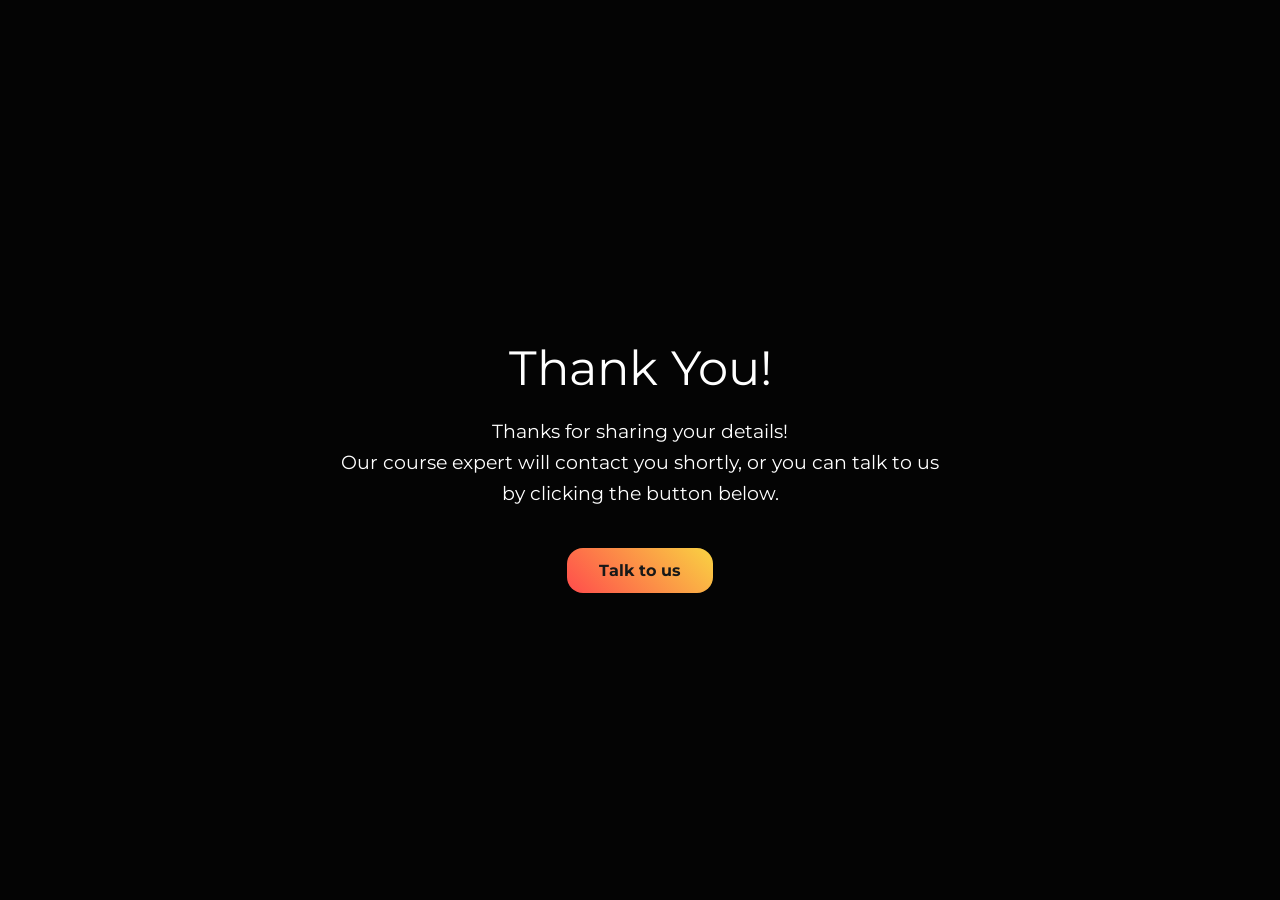
<file: thankyou.html>
<!DOCTYPE html><html lang="en"><head><meta charset="UTF-8"><meta name="viewport" content="width=device-width,initial-scale=1"><title>Thank You | L'Amour</title><link href="https://fonts.googleapis.com/css2?family=Montserrat:wght@400;700&display=swap" rel="stylesheet"><link href="https://fonts.cdnfonts.com/css/argesta-headline" rel="stylesheet"><style>:root {
            --primary: #e6cfa7;
            --dark: #181818;
            --accent: #bfa77a;
            --font-headline: 'Argesta Headline', 'Montserrat', serif;
            --font-body: 'Montserrat', sans-serif;
        }
        body {
            display: flex;
            justify-content: center;
            align-items: center;
            min-height: 100vh;
            background-color: #040404;
            color: #fff;
            text-align: center;
            font-family: var(--font-body);
            margin: 0;
            padding: 20px;
            box-sizing: border-box;
        }
        .thank-you-container {
            max-width: 600px;
        }
        .thank-you-title {
            font-family: var(--font-headline);
            font-size: 3rem;
            margin-bottom: 1rem;
            font-weight: 400;
        }
        .thank-you-message {
            font-size: 1.2rem;
            line-height: 1.6;
            margin-bottom: 2.5rem;
        }
        .back-link {
            display: inline-block;
            padding: 0.8rem 2rem;
            background: linear-gradient(45deg, #ff4c4c, #f9d342);
            color: var(--dark);
            text-decoration: none;
            font-weight: 700;
            border-radius: 16px;
            transition: background 0.2s;
        }
        /* .back-link:hover {
            background: var(--accent);
        }*/
            </style></head><body><div class="thank-you-container"><h1 class="thank-you-title">
        Thank You!</h1><p class="thank-you-message">
        Thanks for sharing your details! <br>Our course expert will contact you shortly, or you can talk to us by clicking the button below. </p>
        <a href="index.html" class="back-link">Talk to us</a>
</div>


<!-- <script>// Redirect to the home page after 15 seconds
    setTimeout(function() {
        window.location.href = 'index.html';
    }, 15000); // 15000 milliseconds = 15 seconds</script> -->

</body></html>
</file>
<file: style.css>
/* Site-wide settings */
body {
  margin: 0;
  padding: 0;
  background-color: #000;
  color: #fff;
  font-family: 'Montserrat';
  overflow-x: hidden;
}

/* Top Bar */
.top-bar {
  background-color: #000;
  /* border-bottom: 1px solid #333; */
  padding: 5rem;
   position: sticky;   /* keeps it in flow but sticks on scroll */
    top: 0;             /* sticks to the top of the page */
    z-index: 1000;      /* stays above other elements */
}

.logo {
  /*max-height: 40px;*/
  margin-left: -1.375rem;
}

.enquire-img {
  max-height: 4rem;
  /*margin-left: 1.375rem;*/

  transition: transform 0.2s ease-in-out;
}

.enquire-img:hover {
  transform: scale(1.05);
}
/* container */
.container {
  max-width: 1300px;
  margin: 0 auto;
  padding: 0 20px;
}

/* Hero Section */
.hero {
  height: 100vh;
  background-image: url('images/heroimg.png');
  background-size: cover;
  background-position: center;
  display: flex;
  align-items: center;
}

.hero-content {
  max-width: 700px;
  padding: 0.1rem;
}

.thin-font{
    font-size: 3rem;
    font-weight: 100;
}

.highlight-red {
  color: #ff4b4b;
  font-size: 4rem;
  font-weight: bold;
}

.highlight-yellow {
  color: #F2B111;
  font-size: 4rem;
  font-weight: bold;
}

/* Divider */
.divider {
  width: calc(100% - 9rem);
  height: 1px;
  background-color: #fff;
  margin: 1rem 0;
}

/* Notes and description */
.note {
  font-size: 1rem;
  color: #fff;
  font-weight: 200;
}

.description {
  margin: 1rem 0 2rem;
  line-height: 1.5;
  color: #fff;
  font-size: 1.1rem;
  font-weight: 200;
}

/* Call-to-action Button */
.cta-btn {
  display: inline-block;
}

.cta-img {
  max-height: 75px;   /* adjust size */
  transition: transform 0.2s ease-in-out;
}

.cta-img:hover {
  transform: scale(1.05);
}

/* -------------------
 Global Roadmap Styles (Desktop First)
 ------------------- */
.roadmap-section {
  position: relative;
  background: url('images/roadmapmobilebg.png') no-repeat center/cover;
  padding: 80px 0;
  color: #fff;
}
.roadmap-section::before {
  content: "";
  position: absolute;
  inset: 0;
  background: rgba(0,0,0,0.6);
}
.roadmap-section > * {
  position: relative;
  z-index: 1;
}

.roadmap-title {
  font-weight: 100;
  font-size: 2rem;
  margin-bottom: 10px;
}
.roadmap-subtitle {
  font-weight: bold;
  font-size: 2rem;
  margin-bottom: 8px;
  color:#F2B111;
}
.roadmap-section .underline {
  height: 1px;
  background: #fff;
  width: 40rem;
  margin: 0 auto;
}

/* Timeline + months (desktop only) */
.roadmap {
  position: relative;
  margin: 60px 0;
}
.timeline {
  position: relative;
  margin-left: 50px;
  display: flex;
  flex-direction: column;
}
.timeline::before {
  content: '';
  position: absolute;
  left: 30px;
  top: 30px;
  bottom: 130px;
  width: 1px;
  background: white;
}

.month-container {
  position: relative;
  margin-bottom: 50px;
  animation: slideInLeft 0.8s ease-out;
}
.month-point {
  position: absolute;
  left: 10px;
  top: 20px;
  width: 40px;
  height: 40px;
  background: linear-gradient(45deg, #ff6b35, #ff0066);
  border-radius: 50%;
  border: 10px solid #BD2329;
  z-index: 2;
  cursor: pointer;
  transition: all 0.3s ease;
}
.month-point.active {
  animation: bounce 2s infinite;
  background: #fff;
}
.month-point.inactive {
  background: #BD2329;
  animation: pulse-inactive 3s ease-in-out infinite;
}
.month-content {
  margin-left: 80px;
  backdrop-filter: blur(10px);
  border-radius: 20px;
  transition: all 0.5s ease;
  cursor: pointer;
}
.month-content.collapsed {
  max-height: 80px;
  overflow: hidden;
  padding: 15px 30px;
  margin: 0px 0 45px 50px;
}
.month-header { margin-bottom: 20px; }
.month-number { color: #fff; font-size: 1.1rem; font-weight: bold; }
.month-title {
  font-size: clamp(1.5rem, 4vw, 1.2rem);
  background: #F2B111;
  -webkit-background-clip: text;
  -webkit-text-fill-color: transparent;
  font-weight: bold;
  margin-bottom: 20px;
}
.detail-card { transition: all 0.3s ease; }
.detail-title { color: #ffd700; font-weight: bold; margin-bottom: 10px; display: flex; align-items: center; gap: 10px; }
.detail-item { display: flex; align-items: center; gap: 10px; margin-bottom: 10px; margin-right: -50px}
.detail-item img { width: 28px; height: 28px; object-fit: contain; }
.detail-item p { margin: 0; color: #fff; font-size: 0.95rem; }

/* Footer (desktop) */
.roadmap-footer {
  text-align: center;
  margin-top: 40px;
}
.roadmap-footer p { margin-bottom: 15px; }
.roadmap-footer .enquire-btn { width: 180px; }
/* Footer CTA */
.roadmap-footer {
  text-align: center;
  margin-top: 10px;
}
.roadmap-footer p {
  font-size: 1.2rem;
  margin-top: -5rem;
  /* font-weight: 500; */
  margin-bottom: 2.5rem;
}
.enquire-btn {
  /* width: 220px; */
  max-height: 75px;
  transition: transform 0.3s ease;
}
.enquire-btn:hover {
  transform: scale(1.05);
}

/* about section  */

.about-section {
  position: relative;
  background: url('images/aboutsecbg.png') no-repeat center/cover;
  padding: 80px 20px;
  color: white;
  text-align: center;
}

/* .about-overlay {
  background: rgba(0, 0, 0, 0.4); 
  padding: 40px 20px;
} */

.about-header h2 {
font-size: 2.25rem;
  font-weight: lighter;
  margin-bottom: 10px;
}

.about-header h3 {
  font-size: 3rem;
  margin-bottom: 10px;
  color: #F2B111;
  font-weight: bold;
}

.about-section .underline {
width: calc(100% - 65%);
  height: 1px;
  background: #fff;
  margin: 0 auto 40px;
}

.about-description {
  font-size: 1.2rem;
  /* max-width: 700px; */
  margin: 0 auto 40px; /* center + spacing below */
  line-height: 1.6;
  color: #fff; /* softer white for readability */
  font-weight: 300;
}


.about-grid {
  display: grid;
  grid-template-columns: repeat(2, 1fr);
  gap: 100px;
  max-width: calc(100% - 100px);
  margin: 0 auto 40px;
}

.about-grid img {
  width: 100%;
  height: auto;
  border-radius: 10px;
}

.about-bottom {
  margin-top: 20px;
}

.bottom-text {
  font-size: 1rem;
  font-weight: 500;
  margin-bottom: 20px;
}

.button-image {
  /* max-width: 300px; */
  max-height: 75px;
  cursor: pointer;
}
.button-image:hover{
transform: scale(1.05);
}


/* how page  */

 /* ===== Section Container ===== */
    .how-container{
      background: url('images/howpagebg.png') no-repeat center/cover;
      color:#fff;
      text-align:center;
      padding:80px 20px;
    }
    .how-container h2{ 
       font-size: 2rem;
       margin: 0 0 10px;
       font-weight: lighter;
    }
    .how-container h3{ 
      font-size: 2rem;
  margin: 0 0 12px;
  font-weight: bold;
  color: #f2b111;
     }
    .how-container .underline{
      width: calc(100% - 50%);
  height: 1px;
  background: #fff;
  margin: 0 auto 18px;
  border-radius: 2px;
    }
    .how-container p.intro{
      width: 900px;
      margin: 0 auto 48px;
      line-height: 1.6;
      font-size: 1rem;
      padding: 10px;
      font-weight: 300;
    }

    .btn-image img:hover{
      transform: scale(1.05);
    }

    /* ===== Timeline (Desktop) ===== */
    .htline{
      position: relative;
      display: flex;
      justify-content: space-between;
      align-items: center;
      margin: 10rem auto;
      width: 60%;
    }
    /* Central line */
    .htline::before{
      content:"";
      position:absolute;
      top:50%;
      left:0; right:0;
      height:1px;
      background:#fff;
      transform:translateY(-50%);
      z-index:0;   /* behind dots & images */
      opacity:0.95;
    }
    .htline-item{
      position:relative;  /* anchor images to each dot */
      text-align:center;
      /* no flex:1; on purpose */
      z-index:2;
    }
    .htline-dot{
width: 20px;
  height: 20px;
  border-radius: 50%;
  background: #fff;
  margin: 0 auto;
  position: relative;
  z-index: 2;
  box-shadow: 0 0 0 5px #bd2329 inset;
    }
    /* Images: absolute from dot center */
    .htline-item img{
      position: absolute;
  left: 50%;
  transform: translateX(-50%);
  height: 100px;
  object-fit: cover;
  box-shadow: 0 6px 14px rgba(0,0,0,0.25);
  z-index: 2;
    }
    /* First & last = BELOW line */
    .htline-item:first-child img,
    .htline-item:last-child  img{
      bottom:-120px; /* distance below the line */
    }
    /* Middle = ABOVE line */
    .htline-item:nth-child(2) img{
      top:-120px;    /* distance above the line */
    }

    /* ===== Mobile timeline image ===== */
    .htline-desktop{ display:block; }
    .htline-mobile{ display:none; margin-top:30px; }
    .htline-mobile img{ max-width:100%; height:auto; }

    /* ===== Video Slider ===== */
    .video-slider{
      display:flex; align-items:center; justify-content:center; gap:12px; margin:70px 0 30px;
    }
    .video-slider button{
      background:none; border:none; color:#fff; font-size:2rem; cursor:pointer; line-height:1;
      padding:6px 8px;
    }
    .video-wrapper{
      display:flex; overflow:hidden; max-width:90%;
    }
    #videoTrack{
      display:flex; gap:16px; transition:transform 0.5s ease;
    }
    #videoTrack iframe{
      width:512px; height:256px; border:0; border-radius:10px; flex:0 0 auto;
      box-shadow:0 6px 14px rgba(0,0,0,0.25);
    }

    /* ===== Bottom CTA ===== */
    .bottom-text{ 
    font-size: 1.2rem;
  font-weight: normal;
  margin: 28px 0 14px;  
    }
    .btn-image img{ width:300px; height:auto; cursor:pointer; border-radius:8px; }


/* Section styling */
/* .how-section {
  background: url('images/howpagebg.png') no-repeat center/cover;
  padding: 80px 20px;
  color: #fff;
  text-align: center;
} */

/* Headings */
/* .how-section-heading h2 {
  font-size: 2.25rem;
  margin-bottom: 10px;
  font-weight: lighter;
}
.how-section-heading h3 {
  font-size: 3rem;
  margin-bottom: 15px;
  font-weight: bold;
  color: #F2B111;
}
.how-section-heading .underline {
  width: calc(100% - 24%);
  height: 2px;
  background: #fff;
  margin: 0 auto 20px;
  border-radius: 2px;
}
.how-section-heading p {
  margin: 0 auto 50px;
  font-size: 1.5rem;
  line-height: 1.6;
} */

/* Timeline (desktop) */

    /* Video carousel */
    /* .video-carousel {
      margin: 100px auto 40px;
      max-width: 1100px;
      position: relative;
    }
    .video-container {
      display: flex;
      overflow-x: auto;
      scroll-behavior: smooth;
      gap: 20px;
      padding: 10px;
    }
    .video-container iframe {
      flex: 0 0 300px;
      height: 180px;
      border-radius: 10px;
      border: none;
    }
    .carousel-btn {
      position: absolute;
      top: 50%;
      transform: translateY(-50%);
      background: rgba(0,0,0,0.6);
      border: none;
      color: #fff;
      font-size: 2rem;
      padding: 5px 10px;
      cursor: pointer;
      z-index: 5;
    }
    .carousel-btn.left { left: -40px; }
    .carousel-btn.right { right: -40px; }

    /* Bottom text & button */
    /* .bottom-text {
      margin: 50px auto 20px;
      font-size: 1.3rem;
      font-weight: bold;
    }
    .btn-img {
      display: inline-block;
      margin-top: 20px;
    }
    .btn-img img {
      width: 200px;
      cursor: pointer;
      transition: transform 0.2s ease;
    }
    .btn-img img:hover {
      transform: scale(1.05);
    } */ 

    /* shine page  */

    /* --- Shinepage Section --- */
    .shinepage {
      background: url('images/shinebg.png') no-repeat center/cover;
      background-color: black;
      padding: 80px 20px;
      display: flex;
      align-items: center;
      justify-content: center;
    }

    .shine-container {
      max-width: 1200px;
      width: 100%;
      display: grid;
      grid-template-columns: repeat(auto-fit, minmax(300px, 1fr));
      gap: 40px;
      align-items: center;
    }
/* Replace shine-image with shine-video */
.shine-video iframe {
  width: 100%;
  height: 315px; /* default YouTube embed height */
  border-radius: 20px;
  display: block;
}


    /* Right Text */
    .shine-text h2 {
      font-size: 2rem;
      font-weight: lighter;
      margin: 0 0 10px;
      color: #fff;
    }

    .shine-text h3 {
      font-size: 2rem;
      font-weight: bold;
      margin: 0;
      color: #ffd700; /* gold style */
      position: relative;
      display: inline-block;
      padding-bottom: 8px;
    }

    .shine-text h3::after {
      content: "";
      position: absolute;
      bottom: 0;
      left: 0;
      height: 1px;
      width: 100%;
      background: #fff;
    }

    .shine-text p {
      margin-top: 20px;
      font-weight: 200px;
      font-size: 1rem;
      line-height: 1.6;
      color: #fff;
      text-align: left;
      font-weight: lighter;
    }

    /* Button Image Link */
    .shine-text .shine-btn {
      display: inline-block;
      margin-top: 25px;
    }

    .shine-text .shine-btn img {
      /* max-width: 200px; */
      max-height: 75px;
      cursor: pointer;
      transition: transform 0.3s ease;
    }

    .shine-text .shine-btn img:hover {
      transform: scale(1.05);
    }

    /* final section  */
     /* Final Section */
    .final-section {
      background: url('images/finalpagebg.png') no-repeat center/cover;
      background-color: #000;
      padding: 80px 20px 40px;
      color: #fff;
    }

    .final-container {
      max-width: 1200px;
      margin: 0 auto;
      display: grid;
      grid-template-columns: repeat(auto-fit, minmax(350px, 1fr));
      gap: 40px;
    }

    /* --- Left Column --- */
    .final-left img.logo {
      max-width: 180px;
      margin-bottom: 30px;
    }

    .location-block {
      margin-bottom: 30px;
    }

    .location-block h3 {
      font-size: 1.3rem;
      font-weight: bold;
      margin: 0 0 10px;
      display: flex;
      align-items: center;
      gap: 8px;
      color: #ffd700;
    }

    .location-block p {
    margin: 0 0 10px;
    line-height: 1.5;
    font-size: 1rem;
    font-weight: 300;
    }

    .location-block .phone {
      display: flex;
  align-items: center;
  gap: 8px;
  font-weight: bold;
  margin-bottom: 10px;
  color: #ffd700;
      
    }

    .final-container .underline {
      height: 1px;
      background: #fff;
      width: 80%;
      margin: 15px 0;
    }

    /* --- Right Column --- */
    .final-right {
      display: flex;
      flex-direction: column;
      align-items: center;
      text-align: center;
    }

    .social-links {
      display: flex;
      gap: 15px;
      margin-bottom: 20px;
    }

    .social-links a {
      background: #000;
      color: #fff;
      width: 40px;
      height: 40px;
      border-radius: 50%;
      display: flex;
      align-items: center;
      justify-content: center;
      transition: background 0.3s ease;
      border: 1px solid white;
      text-decoration: none;
    }

    /* .social-links a:hover {
      background: #ffd700;
      color: #000;
    } */
.form-wrapper {
  position: relative;
  width: 100%;
  max-width: 400px;
  margin-top: 7rem;

}

.form-bg {
  display: block;
  width: 100%;
  height: auto;
  border-radius: 15px;
}

.form-content {
  position: absolute;
  top: 0;
  left: 0;
  right: 0;
  bottom: 0;
  display: flex;
  flex-direction: column;
  justify-content: space-between;
  padding: 20px;
}

.form-header {
  margin-bottom: 15px;
  text-align: center;
  margin: 15px;
}

.form-header h3 {
  margin: 0 0 8px;
  font-size: 1rem;
  color: #f2b111;
}

.form-header p,
.form-header span {
  font-size: 0.7rem;
  color: #ddd;
}

/* Form border box */
.form-border-div {
    width: 66%;
    display: flex;
    flex-direction: column;
    gap: 1px;
    margin: 0px 59px auto;
    height: 200px;
}

form input,
form textarea {
  background: transparent;
  border: none;
  /* border-bottom: 1px solid #fff; */
  border-bottom: 1px solid gray;
  padding: 10px;
  color: #fff;
  font-size: 0.7rem;
  outline: none;
  width: 100%;
}

form textarea {
  resize: none;
  height: 200px;
}

.submit-btn {
  display: flex;
  justify-content: center;
  margin-top: 1px;
  margin-bottom: 10px;
}

.submit-btn img {
  max-height: 75px;
  cursor: pointer;
  transition: transform 0.3s ease;
}

.submit-btn img:hover {
  transform: scale(1.05);
}


    .form-border-div{
      /* border: 1px solid white; */
      border: 1px solid gray;
    }

    /* Footer */
    .footer-line {
      margin: 60px;
      border-top: 1px solid #ddd;
      padding: 35px 100px;
      display: flex;
      justify-content: space-between;
      font-size: 0.85rem;
      color: #ccc;
      margin-bottom: -40px;
      margin-top: 30px;

    }



/* Default - show desktop, hide mobile */
#roadmapdeskview {
  display: block !important;
}
#roadmapmobileview {
  display: none !important;
}


/* .htline-desktop {
  display: block;           
}
.htline-mobile {
  display: none;
} */

/* Modal */
.modal-content {
  background: #111;
  color: #fff;
  border-radius: 20px;
  border: 1px solid #f9d342;
}

/* Title */
.modal-title {
  font-weight: 700;
  color: #f9d342;
}

/* Inputs */
.form-control {
  border-radius: 12px;
  border: 1px solid #f9d342;
  background: #222;
  color: #fff;
}
.form-control::placeholder {
  color: #bbb;
}
.form-control:focus {
  border-color: #ff4c4c;
  box-shadow: 0 0 8px rgba(255,76,76,0.6);
  background: #1a1a1a;
  color: #fff;
}

/* Button */
.btn-enquire {
  background: linear-gradient(45deg, #ff4c4c, #f9d342);
  border: none;
  font-weight: 600;
  color: #111;
  transition: all 0.3s ease;
}
.btn-enquire:hover {
  background: linear-gradient(45deg, #f9d342, #ff4c4c);
  transform: scale(1.03);
}

/* Close button */
.btn-close-white {
  filter: invert(1);
}
</file>
<file: responsive.css>
/* Mobile View */
@media (max-width: 768px) {
 
  body {
  max-width: 100%;
  overflow-x: hidden;
  font-family: 'Montserrat';
}
  .top-bar{
    padding: 1rem;
  }
   .hero {
    background-image: url('images/heroverticalbg.png'); /* mobile bg */
    /* height: 125vh; */
    /* padding: 60px 0;  */
  } 

  .thin-font{
    font-size: 1.6rem; /* scale text for small screens */
  }

  .highlight-red{
    font-size: 1.6rem; /* scale text for small screens */
  }
  .highlight-yellow {
    font-size: 1.6rem; /* scale text for small screens */
  }

  .hero-content {
    padding: 0.1rem;
    margin-top: -25rem;
  }

  .note{
    font-size: 0.8rem;
  }
  .description{
    font-size: 0.8rem;
  }
  .cta-btn {
  position: absolute;
  /* bottom: 325px; */
  left: 20%;
  transform: translateX(-50%); /* center horizontally */
  margin-top: 1rem;
}

  .cta-img {
    max-height: 40px; /* shrink button */
    margin-bottom: 15px;
  }





/*.about-grid,*/
/*.video-wrapper,*/
/*.mobileroadmap-row,*/
/*.mobileroadmap-section {*/
/*  max-width: 100% !important;*/
/*  overflow-x: hidden;*/
/*}*/


/*.mobileroadmap-nav img {*/
/*  max-width: 30px;*/
/*  height: auto;*/
/*}*/

/*img, iframe {*/
/*  max-width: 100% !important;*/
/*  height: auto;*/
/*}*/



















  /* roadmap section resonsive code  */

    /* its is pending looks later  */
  
    
/* about section  */
.about-header h2 {
  font-size: 1.5rem;
}
.about-header h3 {
  font-size: 1.5rem;
}
.underline {
  width: calc(100% - 10%);
}
.about-description {
  font-size: 1rem;
}
.about-description br{
  display: none;
}
.about-grid {
  display: grid;
  gap: 25px;
  margin: 0 auto 40px;
  max-width: 100%;
  grid-template-columns: 1fr; 
}
.about-section .underline {
    height: 1px;
    background: #fff;
    margin: 0 auto 40px;
    width: 65%;

}


/* how section  */
.how-container h2 {
  font-size: 1.5rem;
  margin: 0 0 10px;
  font-family: 'Montserrat';
  font-weight: lighter;
}

.how-container h3 {
  font-size: 1.5rem;
  margin: 0 0 12px;
  font-weight: bold;
  color: #f2b111;
}

.how-container p.intro {
  line-height: 1.6;
  font-size: 1rem;
  width:auto;
}

.how-container p.intro br{
  display: none;
}


.bottom-text {
  font-size: 1rem;
  font-weight: normal;
}
.htline-desktop{ display:none; }
      .htline-mobile{ display:block; }
      .video-slider{ flex-direction:column; }
      .video-slider button{ display:none; }
      .video-wrapper{ max-width:100%; overflow-x:auto; scroll-behavior:smooth; }

      #videoTrack iframe {
    width: 300px;
    height: 170px;
  }
  

/* shine page  */
.shine-container {
    display: flex;
    flex-direction: column;
    text-align: center; /* optional: center-align */
  }

  .shine-text {
    order: 1;
    
  }
  .shine-text h2{
    font-size: 1.5rem;
    font-weight: lighter;
  }

  .shine-video {
    order: 2;
    margin-top: 20px;
  }

  .shine-text .shine-btn {
    order: 3;
    margin-top: 20px;
  }

  .shine-text h2{
     text-align: center; /* headings and para centered on mobile */
    font-size: 1.5rem;
  }
  .shine-text h3{
    text-align: center; /* headings and para centered on mobile */
    font-size: 1.5rem;
  }
  .shine-text p {
    text-align: center; /* headings and para centered on mobile */
    font-size: 1rem;
  }
  .shine-text p br{
    display: none;
  }
    .shine-text p b br{
    display: block;
  }


  .shine-video iframe {
    height: 220px; /* smaller for mobile */
  }

  /* final page */
  .final-container{
    text-align: center;
  }
  .final-container br{
    display: none;
  }
  
    .final-container .underline {
      width: 100%;
    }

  .location-block h3 {
    justify-content: center;
  }
  .location-block .phone{
    justify-content: center;
  }


  /* footer page */
  .submit-btn img {
  max-height: 50px;
}
.footer-line {
  margin: 60px auto;

  border-top: 1px solid #ddd;
  padding: 30px 10px;
  display: flex;
  justify-content: space-between;
  font-size: 0.85rem;
  color: #ccc;
  margin-bottom: -40px;
  margin-top: 30px;

}
}

/* -------------------
 Mobile Overrides
 ------------------- */
@media (max-width: 768px) {
  #roadmapdeskview { display: none !important; }
  #roadmapmobileview { display: block !important; }

  .mobileroadmap-section {
    background: url("images/roadmapmobilebg.png") no-repeat center/cover;
    padding: 20px;
    position: relative;
      width: 100%;
  max-width: 100%;
  }
  .mobileroadmap-section::before {
    content: "";
    position: absolute;
    inset: 0;
    background: rgba(0,0,0,0.4);
    z-index: 1;
  }
  .mobileroadmap-section > * {
    position: relative;
    z-index: 2;
  }

  .mobileroadmap-heading {
    text-align: center;
    margin-bottom: 20px;
  }
  .mobileroadmap-heading h1 {
    font-size: 1.5rem;
    font-weight: lighter;
  }
  .mobileroadmap-heading h2 {
    font-size: 1.5rem;
    margin-top: 10px;
    display: inline-block;
    border-bottom: 1px solid #fff;
    padding-bottom: 5px;
    color: #F2B111;
    font-weight: bold;
  }

  /* Slides - IMAGE ON TOP, CONTENT BELOW */
  .mobileroadmap-slide {
    display: none;
    text-align: center;
  }
  .mobileroadmap-slide.active {
    display: block;
  }

  .mobileroadmap-left img {
    width: 75%;
    margin-bottom: 15px; /* spacing between image and text */
  }

  .mobileroadmap-right {
    padding: 0 10px;
    text-align: left;
  }
  .mobileroadmap-right h3 {
    font-size: 1rem;
    margin-bottom: 10px;
    color: #fff;
  }
  .mobileroadmap-yellow { color:#F2B111; }

  .mobileroadmap-iconheading {
    display: flex;
    align-items: center;
    margin: 5px 0;
  }
  .mobileroadmap-iconheading img {
    width: 24px;
    margin-right: 8px;
  }
  .mobileroadmap-iconheading h4 {
    font-size: 0.8rem;
    margin: 0;
  }

  /* Two-column grid for items */
  .mobileroadmap-row {
    display: flex;
    flex-wrap: wrap;
    margin: 0 -5px;
  }
  .mobileroadmap-col-6 {
    flex: 0 0 50%;
    max-width: 50%;
    padding: 10px 5px;
  }
  .mobileroadmap-item {
    display: flex;
    align-items: flex-start;
    gap: 10px;
  }
  .mobileroadmap-item img {
    width: 20px;
    height: 20px;
    object-fit: contain;
  }
  .mobileroadmap-text p {
    margin: 0;
    font-size: 0.7rem;
    line-height: 1.4;
  }

  /* Navigation arrows */
  .mobileroadmap-nav {
    position: absolute;
    top: 38%;
    left: 0; right: 0;
    display: flex;
    justify-content: space-between;
    transform: translateY(-50%);
    padding: 0 5px;
    pointer-events: none;
  }
  .mobileroadmap-nav img {
    width: 36px;
    cursor: pointer;
    pointer-events: auto;
  }

  /* Footer */
  .mobileroadmap-footer {
    text-align: center;
    margin-top: 20px;
  }
  .mobileroadmap-footer p {
    margin-bottom: 10px;
    font-size: 0.9rem;
  }
  .mobileroadmap-footer button img {
    width: 140px;
  }
}
</file>
